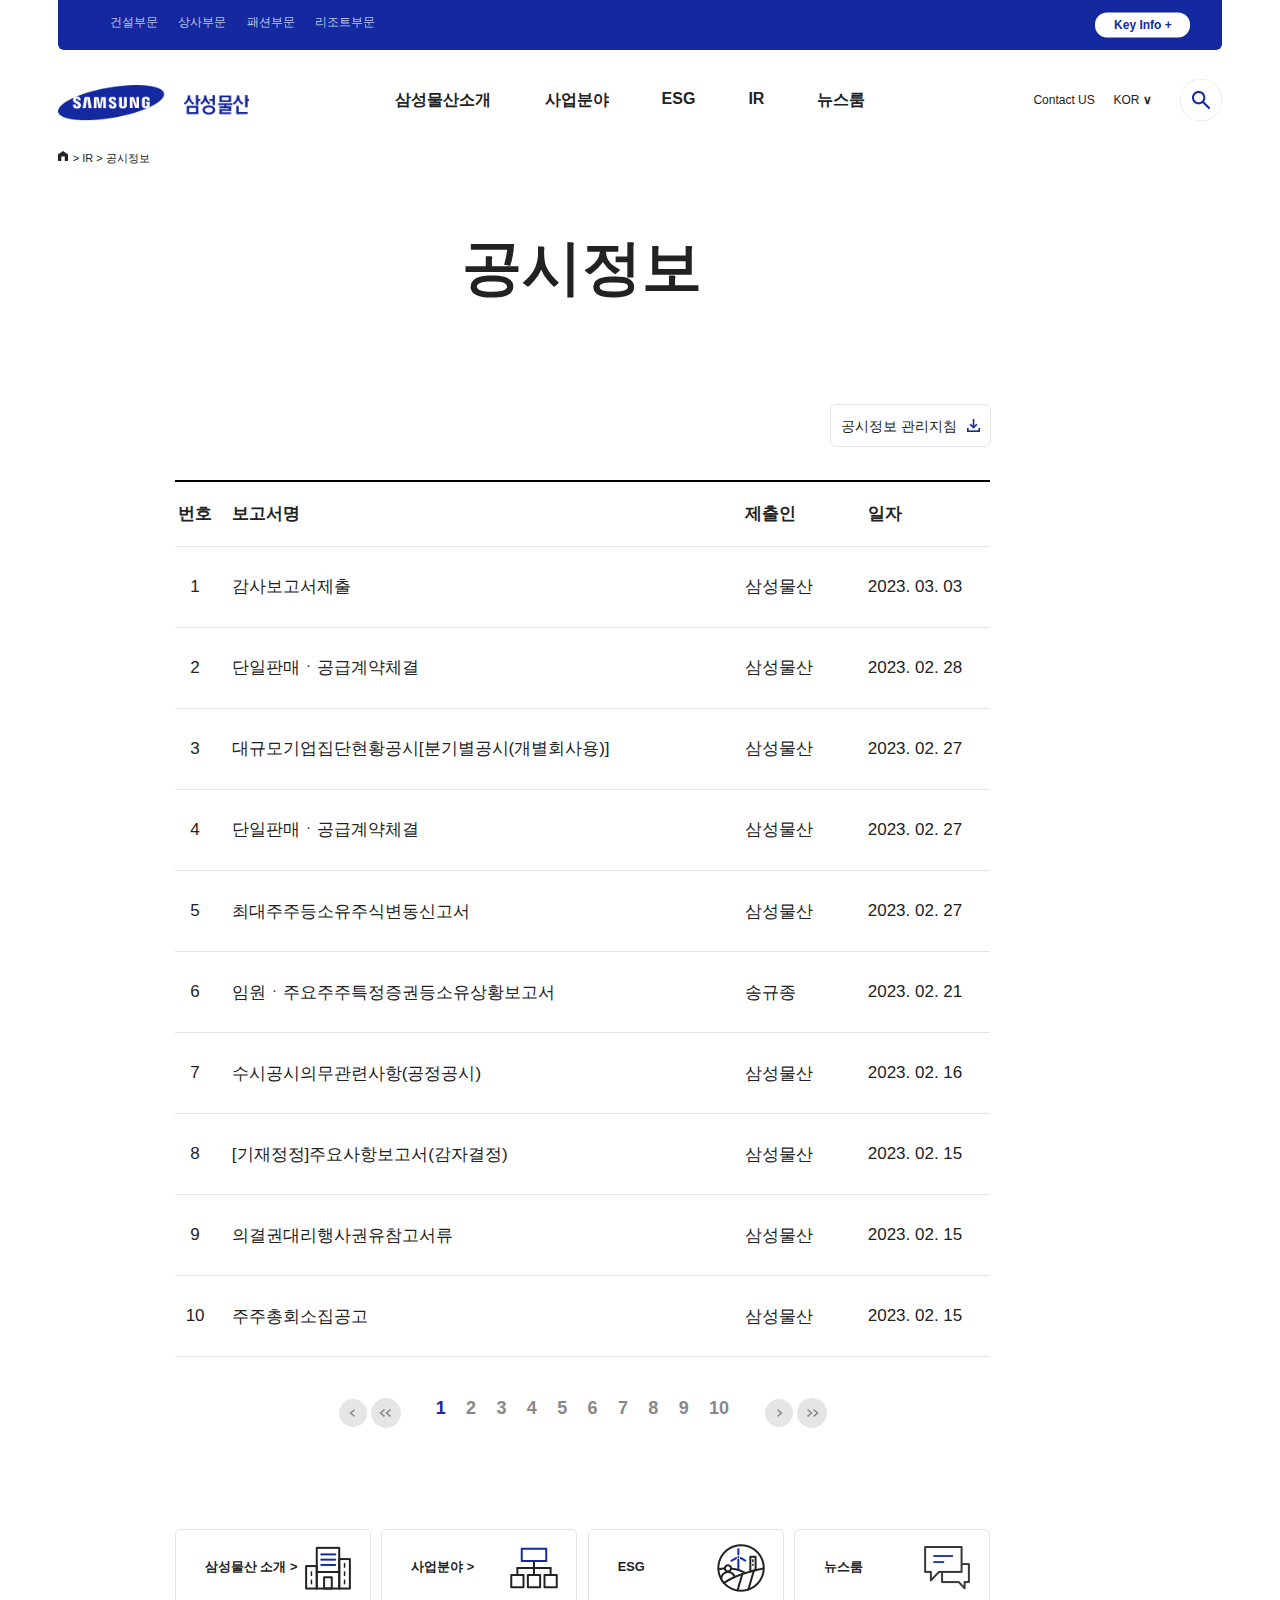
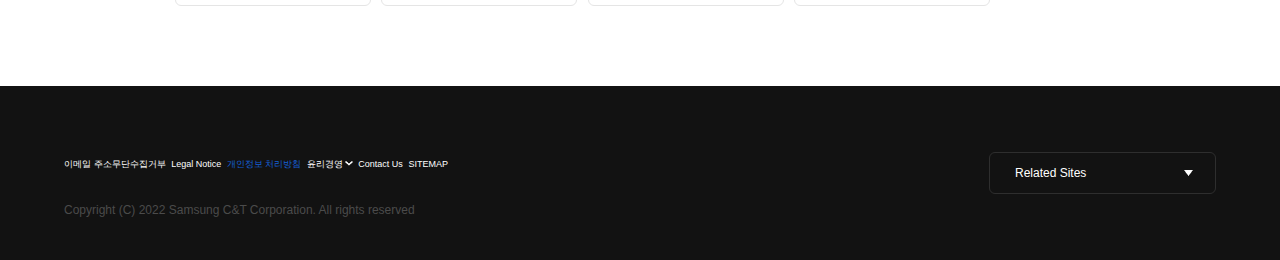
<file: sub1.html>
<!DOCTYPE html>
<html lang="en">
<head>
<meta charset="UTF-8">
<meta http-equiv="X-UA-Compatible" content="IE=edge">
<meta name="viewport" content="width=device-width, initial-scale=1.0">
<link rel="stylesheet" href="css/import.css" />
<link rel="stylesheet" href="css/sub1.css" />
<script defer src="js/common.js"></script>
<title>IR | 공시정보</title>
</head>
<body>
<!-- 본문 바로가기 -->
<div id="skipNavi"><a href="#container">본문으로 바로가기</a></div>
<!-- //본문 바로가기 -->
<hr />
<!-- wrap -->
<div id="wrap">
<!-- header -->
<div id="header"></div>
<!-- //header -->
<hr />
<!-- conttainer -->
<div id="container">
  <div class="spot">
    <h2>공시정보</h2>
    <a href="#">공시정보 관리지침</a>
    <p class="path"><a href="main.html" class="home">홈으로</a> > <a href="#">IR</a> > <a href="#">공시정보</a></p>
  </div>
  <div id="content">
    <h2 class="blind">공시정보 보고서 목록</h2>
    <table class="publication">
      <caption class="blind">공지정보 보고서</caption>
        <thead>
          <tr>
            <th scope="col">번호</th>
            <th scope="col">보고서명</th>
            <th scope="col">제출인</th>
            <th scope="col">일자</th>
          </tr>
        </thead>
        <tbody>
          <tr>
            <td>1</td>
            <td><a href="#">감사보고서제출</a></td>
            <td>삼성물산</td>
            <td>2023. 03. 03</td>
          </tr>
          <tr>
            <td>2</td>
            <td><a href="#">단일판매ㆍ공급계약체결</a></td>
            <td>삼성물산</td>
            <td>2023. 02. 28</td>
          </tr>
          <tr>
            <td>3</td>
            <td><a href="#">대규모기업집단현황공시[분기별공시(개별회사용)]</a></td>
            <td>삼성물산</td>
            <td>2023. 02. 27</td>
          </tr>
          <tr>
            <td>4</td>
            <td>단일판매ㆍ공급계약체결<a href="#"></a></td>
            <td>삼성물산</td>
            <td>2023. 02. 27</td>
          </tr>
          <tr>
            <td>5</td>
            <td><a href="#">최대주주등소유주식변동신고서</a></td>
            <td>삼성물산</td>
            <td>2023. 02. 27</td>
          </tr>
          <tr>
            <td>6</td>
            <td><a href="#">임원ㆍ주요주주특정증권등소유상황보고서</a></td>
            <td>송규종</td>
            <td>2023. 02. 21</td>
          </tr>
          <tr>
            <td>7</td>
            <td><a href="#">수시공시의무관련사항(공정공시)</a></td>
            <td>삼성물산</td>
            <td>2023. 02. 16</td>
          </tr>
          <tr>
            <td>8</td>
            <td><a href="#">[기재정정]주요사항보고서(감자결정)</a></td>
            <td>삼성물산</td>
            <td>2023. 02. 15</td>
          </tr>
          <tr>
            <td>9</td>
            <td><a href="#">의결권대리행사권유참고서류</a></td>
            <td>삼성물산</td>
            <td>2023. 02. 15</td>
          </tr>
          <tr>
            <td>10</td>
            <td><a href="#">주주총회소집공고</a></td>
            <td>삼성물산</td>
            <td>2023. 02. 15</td>
          </tr>
        </tbody>
    </table>
    <div class="publication_list">
      <div class="prev_publication">
        <a href="#" class="prev_page">이전페이지</a>
        <a href="#" class="prev_list">이전목록</a>
      </div>
      <ol>
        <li class="on"><a href="#">1</a></li>
        <li><a href="#">2</a></li>
        <li><a href="#">3</a></li>
        <li><a href="#">4</a></li>
        <li><a href="#">5</a></li>
        <li><a href="#">6</a></li>
        <li><a href="#">7</a></li>
        <li><a href="#">8</a></li>
        <li><a href="#">9</a></li>
        <li><a href="#">10</a></li>
      </ol>
      <div class="next_publication">
        <a href="#" class="next_list">다음목록</a>
        <a href="#" class="next_page">다음페이지</a>
      </div>
    </div>
    <ul class="movepage">
      <li><a href="#">삼성물산 소개 ></a></li>
      <li><a href="#">사업분야 ></a></li>
      <li><a href="#">ESG</a></li>
      <li><a href="#">뉴스룸</a></li>
    </ul>
  </div>
</div>
<!-- //container -->
<hr />
<!-- footer -->
<div id="footer"></div>
<!-- //footer -->
</div>
<!-- //wrap -->
<script>
  // AJAX의 최신 Fetch API 사용해서
  // html 문서안에서 다른 html문서 불러오기
  // 자바스크립트 비동기 방식으로 async await
  async function fetchHtmlAsText(url) {
    const response = await fetch(url);
    return await response.text(); // response의 text를 밑에 넣어준다
  }
  
  async function importPage(target) {
    document.querySelector(`#${target}`).innerHTML = await fetchHtmlAsText(`${target}.html`);
  }
  importPage(`header`);
  importPage(`footer`);
  </script>
</body>
</html>
</file>
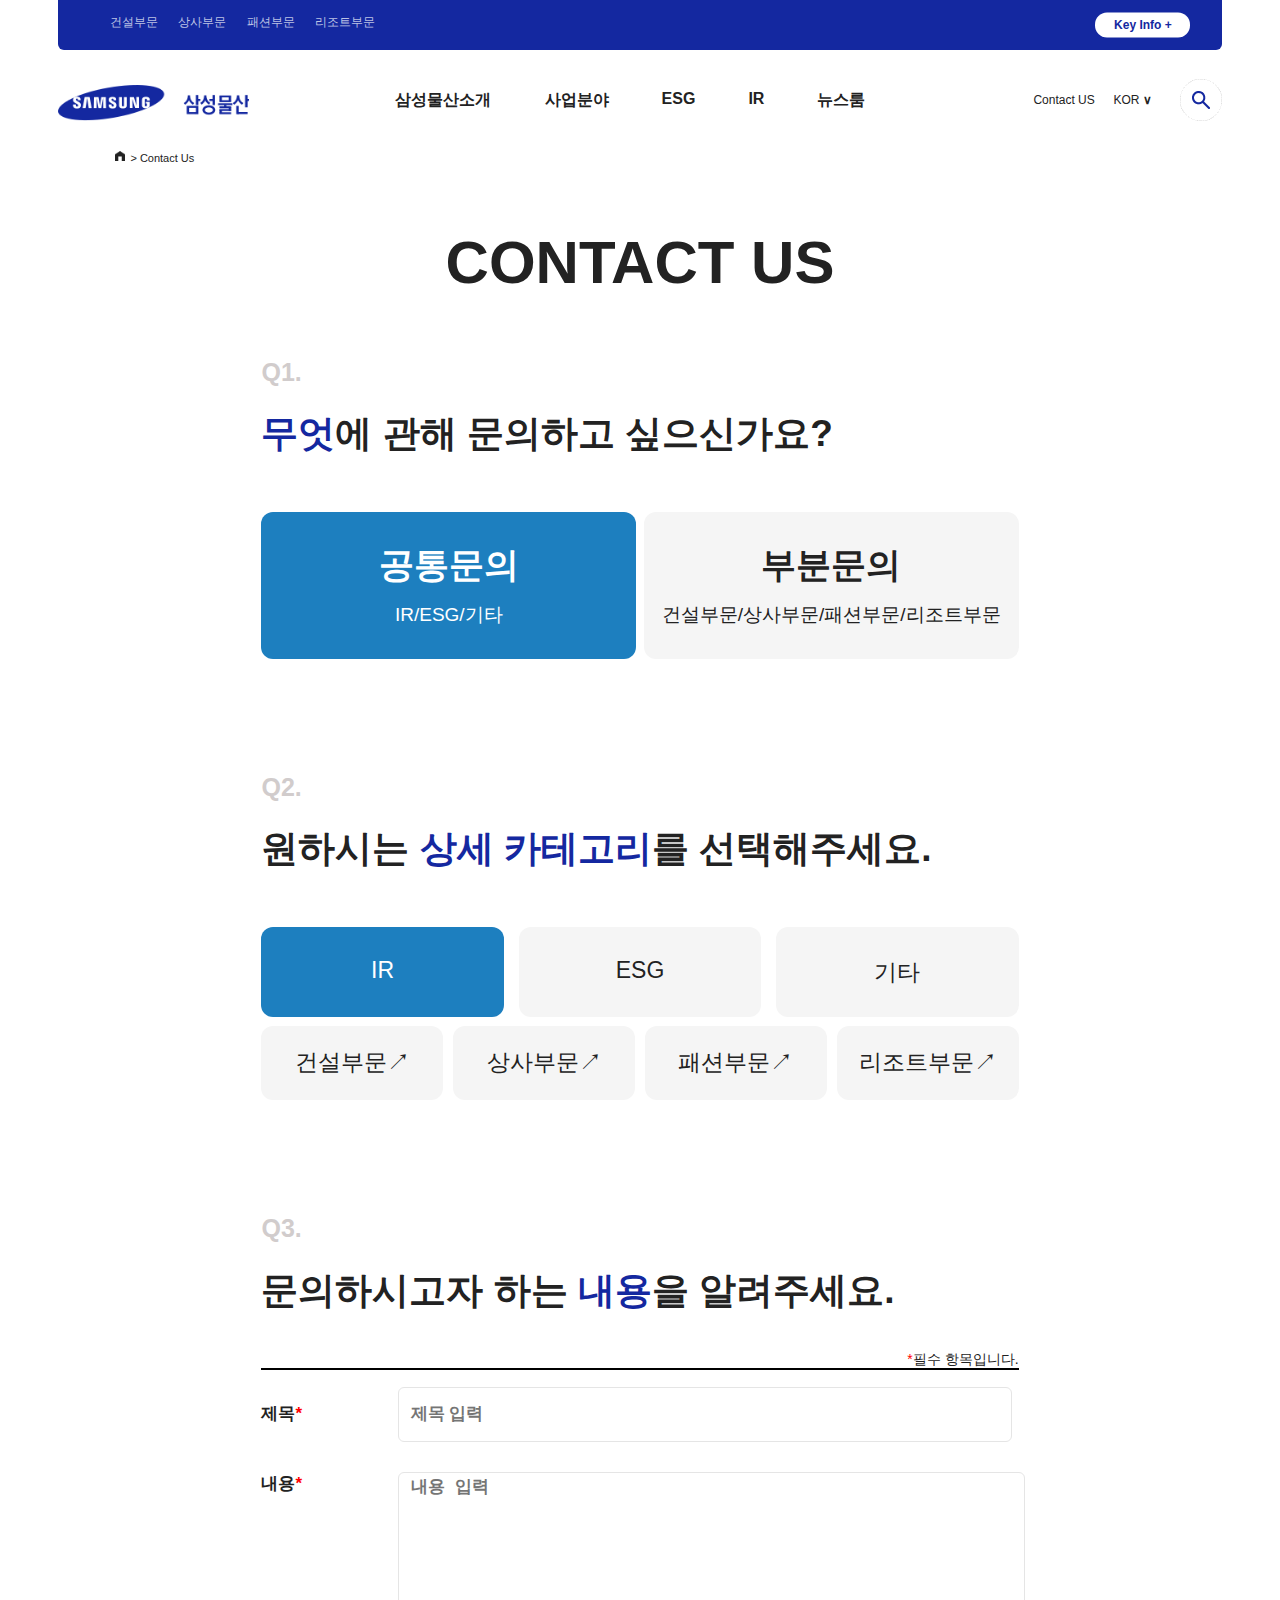
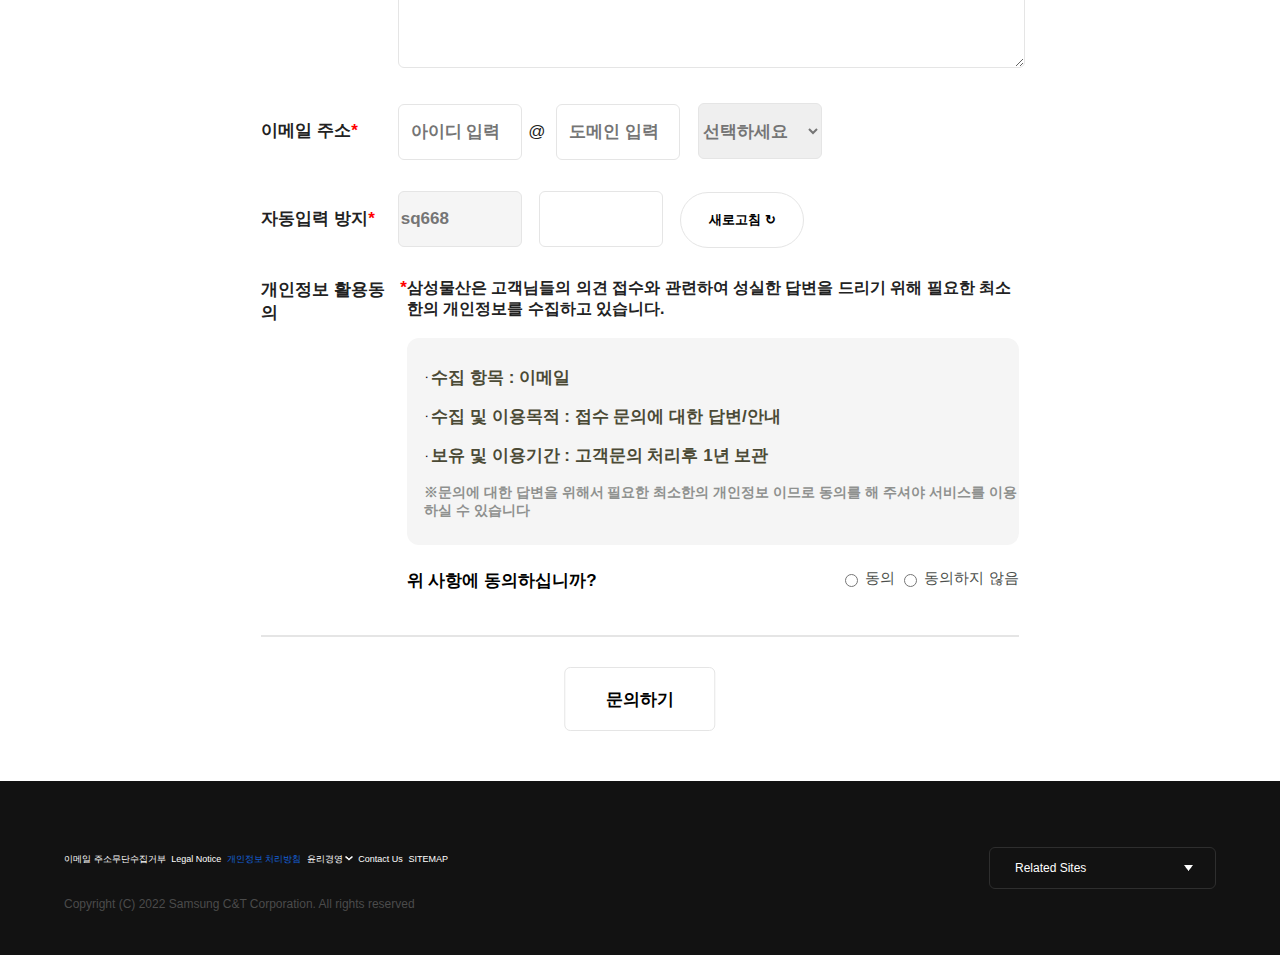
<file: sub2.html>
<!DOCTYPE html>
<html lang="en">
  <head>
    <meta charset="UTF-8" />
    <meta http-equiv="X-UA-Compatible" content="IE=edge" />
    <meta name="viewport" content="width=device-width, initial-scale=1.0" />
    <link rel="stylesheet" href="css/import.css">
    <link rel="stylesheet" href="css/sub2.css">
    <script defer src="js/common.js"></script>
    <title>IR | 공시정보</title>
    <meta name="description" content="삼성물산 포트폴리오">
 	  <meta name="keywords" content="삼성물산">
	  <meta name="author" content="박규엽">
  </head>
  <body>
    <!-- 본문 바로가기 -->
    <div id="skipNavi"><a href="#container">본문으로 바로가기</a></div>
    <!-- //본문 바로가기 -->
    <hr />
    <!-- wrap -->
    <div id="wrap">
      <!-- header -->
      <div id="header"></div>
      <!-- //header -->
      <hr />
      <!-- conttainer -->
      <div id="container">
        <div class="spot">
          <h2>CONTACT US</h2>
          <p class="path">
            <a href="index.html" class="home">홈으로</a> > <a href="#">Contact Us</a>
          </p>
        </div>
        <div id="content">
          <div class="q1">
            <h3>Q1.</h3>
            <p><span>무엇</span>에 관해 문의하고 싶으신가요?</p>
            <ul>
              <li class="on"><a href="#">공통문의<br /><span>IR/ESG/기타</span></a></li>
              <li><a href="#">부분문의<br /><span>건설부문/상사부문/패션부문/리조트부문</span></a>
              </li>
            </ul>
          </div>
          <div class="q2">
            <h3>Q2.</h3>
            <p>원하시는 <span>상세 카테고리</span>를 선택해주세요.</p>
            <ul>
              <li class="on"><a href="#">IR</a></li>
              <li><a href="#">ESG</a></li>
              <li><a href="#">기타</a></li>
            </ul>
            <ul>
              <li><a href="#">건설부문↗</a></li>
              <li><a href="#">상사부문↗</a></li>
              <li><a href="#">패션부문↗</a></li>
              <li><a href="#">리조트부문↗</a></li>
            </ul>
          </div>
          <div class="q3">
            <h3>Q3.</h3>
            <p>문의하시고자 하는 <span>내용</span>을 알려주세요.</p>
            <p><span>*</span>필수 항목입니다.</p>
            <form>
              <fieldset>
                <ul>
                  <li><label for="title">제목<span>*</span></label>
                    <div>
                      <input type="text" id="title" title="제목" placeholder="제목 입력" required />
                    </div>
                  </li>
                  <li><label for="context">내용<span>*</span></label>
                    <div>
                      <textarea id="context" cols="30" rows="10" title="내용" placeholder="내용 입력" required></textarea>
                    </div>
                  </li>
                  <li><label for="emailId">이메일 주소<span>*</span></label>
                    <div>
                      <input type="text" id="emailId" title="아이디" placeholder="아이디 입력" required /><span>@</span>
                      <input type="text" id="emailDomain" title="도메인" placeholder="도메인 입력" required />
                      <select id="domain" title="도메인선택">
                        <option value="select">선택하세요</option>
                        <option value="naver.com">naver.com</option>
                        <option value="hanmail.net">hanmail.net</option>
                        <option value="gmail.com">gmail.com</option>
                        <option value="nate.com">nate.com</option>
                        <option value="daum.net">daum.net</option>
                        <option value="direct">직접입력</option>
                    </select>
                    </div>
                  </li>
                  <li><label for="preventAutomatic">자동입력 방지<span>*</span></label>
                    <div>
                      <input type="text" id="sentence" title="자동입력방지 문자" value="sq668" readonly />
                      <input type="text" id="preventAutomatic" title="자동입력방지 입력" required />
                      <button type="button">새로고침 ↻</button>
                    </div>
                  </li>
                  <li>개인정보 활용동의<span>*</span>
                    <div>
                      <p>
                        삼성물산은 고객님들의 의견 접수와 관련하여 성실한 답변을
                        드리기 위해 필요한 최소한의 개인정보를 수집하고 있습니다.
                      </p>
                      <div class="agree">
                        <ul>
                          <li>수집 항목 : 이메일</li>
                          <li>수집 및 이용목적 : 접수 문의에 대한 답변/안내</li>
                          <li>보유 및 이용기간 : 고객문의 처리후 1년 보관</li>
                        </ul>
                        <p>
                          ※문의에 대한 답변을 위해서 필요한 최소한의 개인정보
                          이므로 동의를 해 주셔야 서비스를 이용하실 수 있습니다
                        </p>
                      </div>
                      <div class="agree_check">
                        <span>위 사항에 동의하십니까?</span>
                      <span>
                        <input type="radio" id="agreeY" name="agree" title="개인정보 필수항목 동의여부(Y)" value="Y" />
                        <label for="agreeY">동의</label>
                        <input type="radio" id="agreeN" name="agree" title="개인정보 필수항목 동의 여부(N)" value="N" />
                        <label for="agreeN">동의하지 않음</label>
                      </span>
                      </div>
                    </div>
                  </li>
                </ul>
                <input type="submit" value="문의하기" id="inquiry" />
              </fieldset>
            </form>
          </div>
        </div>
      </div>
      <!-- //container -->
      <hr />
      <!-- footer -->
      <div id="footer"></div>
      <!-- //footer -->
    </div>
    <!-- //wrap -->
    <script>
      // AJAX의 최신 Fetch API 사용해서
      // html 문서안에서 다른 html문서 불러오기
      // 자바스크립트 비동기 방식으로 async await
      async function fetchHtmlAsText(url) {
        const response = await fetch(url);
        return await response.text(); // response의 text를 밑에 넣어준다
      }
      
      async function importPage(target) {
        document.querySelector(`#${target}`).innerHTML = await fetchHtmlAsText(`${target}.html`);
      }
      importPage(`header`);
      importPage(`footer`);
      </script>
  </body>
</html>
</file>
<file: css/sub1.css>
/* sub1.css */
/* pc크기 */
@media screen and (min-width:1025px){
/* container */
#container{width: 91%;}
/* spot */
  .spot{position: relative;width: 65%;margin: 0 auto;height: 330px;}
      .spot>h2{padding-top: 78px; font-size: 60px;font-weight: 900;text-align: center;}
      .spot>a{position: absolute;right: -4%;bottom: 10%;padding-left: 10px; display: block;width: 161px;height:43px;font-size: 14px;line-height: 43px;
        background: url(../images/download.png) no-repeat 93% 50%;background-size: 8%; border: 1px solid #e5e5e5;border-radius: 6px;box-sizing: border-box;}
  .path{position: absolute; top: 0;left: -19.3%;font-size: 11px;}
  .path>.home{display: inline-block;height: 12px;width: 12px;text-indent: -9999px;overflow: hidden;
      background: url(../images/home.png) no-repeat 0 50%;background-size: 80%;}
 /* content */
  #content{width: 70%;margin: 0 auto;}  
    table.publication{margin-bottom: 5%; width: 100%;border-top: 2px solid #000;font-size: 17px;}
    .publication thead th{padding: 2.5% 0; border-bottom: 1px solid #e5e5e5;font-weight: 600;}
    .publication thead th:nth-child(2), .publication tbody td:nth-child(2){padding-left: 2%;}
    .publication th:nth-child(1){width: 5%;text-align: center;}
    .publication th:nth-child(2){width: 65%;}
    .publication th:nth-child(3){width: 15%;}
    .publication th:nth-child(4){width: 15%;}
    .publication tbody td{padding: 3.5% 0; border-bottom: 1px solid #e5e5e5;}
    .publication tbody td:nth-child(1){text-align: center;}

    .publication_list{margin: 0 auto;display: flex;justify-content: space-between;width: 60%;}
    .prev_publication a, .next_publication a{display: inline-block;width: 30px;height: 30px;text-indent: -9999px;overflow: hidden;background-size: cover;}
    .prev_page{background: url(../images/prev_page.png) no-repeat 0 50%;}
    .prev_list{background: url(../images/prev_list.jpg.png) no-repeat 0 50%;}
    .publication_list ol{display: flex;justify-content: space-between;width: 60%;font-size: 18px;font-weight: 600;}
    .publication_list ol>li>a{color: #888;}
    .publication_list ol>li.on>a{color: #1428a0;}
    .next_list{background: url(../images/next_page.png) no-repeat 0 50%;}
    .next_page{background: url(../images/next_list.png) no-repeat 0 50%;}

    .movepage{display: flex;justify-content: space-between;margin-top: 12%; width: 100%;}
    .movepage>li{width: 23.8%;border: 1px solid #e5e5e5;border-radius: 6px;background-repeat: no-repeat;background-position: 90% 50%;}
    .movepage>li:hover{border-color: #1428a0;}
    .movepage>li:nth-child(1){background-image: url(../images/linkbtm_01.png);}
    .movepage>li:nth-child(2){background-image: url(../images/linkbtm_02.png);}
    .movepage>li:nth-child(3){background-image: url(../images/linkbtm_03.png);}
    .movepage>li:nth-child(4){background-image: url(../images/linkbtm_04.png);}
    .movepage a{display: block;padding: 15%;width: 100%;font-size: 1.0625rem;font-weight: 600;
      }
    .movepage>li:hover>a{color: #1428a0;}
}
/* tablet크기 */
@media screen and (min-width:769px) and (max-width:1024px){
 /* container */
#container{width: 91%;}
/* spot */
.spot{position: relative;width: 65%;margin: 0 auto;height: 330px;}
    .spot>h2{padding-top: 78px; font-size: 60px;font-weight: 900;text-align: center;}
    .spot>a{position: absolute;right: -20%;bottom: 10%;padding-left: 10px; display: block;width: 161px;height:43px;font-size: 14px;line-height: 43px;
      background: url(../images/download.png) no-repeat 93% 50%;background-size: 8%; border: 1px solid #e5e5e5;border-radius: 6px;box-sizing: border-box;}
.path{display: none;}

/* content */
#content{width: 90%;margin: 0 auto;}  
  table.publication{margin-bottom: 5%; width: 100%;border-top: 2px solid #000;font-size: 17px;}
  .publication thead th{padding: 2.5% 0; border-bottom: 1px solid #e5e5e5;font-weight: 600;}
  .publication thead th:nth-child(2), .publication tbody td:nth-child(2){padding-left: 2%;}
  .publication th:nth-child(1){width: 5%;text-align: center;}
  .publication th:nth-child(2){width: 65%;}
  .publication th:nth-child(3){width: 15%;}
  .publication th:nth-child(4){width: 15%;}
  .publication tbody td{padding: 3.5% 0; border-bottom: 1px solid #e5e5e5;}
  .publication tbody td:nth-child(1){text-align: center;}

  .publication_list{margin: 0 auto;display: flex;justify-content: space-between;width: 60%;}
  .prev_publication a, .next_publication a{display: inline-block;width: 30px;height: 30px;text-indent: -9999px;overflow: hidden;background-size: cover;}
  .prev_page{background: url(../images/prev_page.png) no-repeat 0 50%;}
  .prev_list{background: url(../images/prev_list.jpg.png) no-repeat 0 50%;}
  .publication_list ol{display: flex;justify-content: space-between;width: 60%;font-size: 18px;font-weight: 600;}
  .publication_list ol>li>a{color: #888;}
  .publication_list ol>li.on>a{color: #1428a0;}
  .next_list{background: url(../images/next_page.png) no-repeat 0 50%;}
  .next_page{background: url(../images/next_list.png) no-repeat 0 50%;}

  .movepage{display: flex;justify-content: space-between;margin-top: 12%; width: 100%;}
  .movepage>li{width: 23.8%;border: 1px solid #e5e5e5;border-radius: 6px;background-repeat: no-repeat;background-position: 90% 50%;}
  .movepage>li:hover{border-color: #1428a0;}
  .movepage>li:nth-child(1){background-image: url(../images/linkbtm_01.png);}
  .movepage>li:nth-child(2){background-image: url(../images/linkbtm_02.png);}
  .movepage>li:nth-child(3){background-image: url(../images/linkbtm_03.png);}
  .movepage>li:nth-child(4){background-image: url(../images/linkbtm_04.png);}
  .movepage a{display: block;padding: 15%;width: 100%;font-size: 15px;font-weight: 600;
    }
  .movepage>li:hover>a{color: #1428a0;}
}
/* mobile크기 */
@media screen and (max-width:768px){
   /* container */
#container{width: 91%;}
/* spot */
.spot{position: relative;width: 65%;margin: 0 auto;height: 250px;}
    .spot>h2{padding-top: 78px; font-size: 40px;font-weight: 900;text-align: center;}
    .spot>a{position: absolute;right: -20%;bottom: 10%;padding-left: 10px; display: block;width: 130px;height:30px;font-size: 12px;line-height: 30px;
      background: url(../images/download.png) no-repeat 93% 50%;background-size: 8%; border: 1px solid #e5e5e5;border-radius: 6px;box-sizing: border-box;}
.path{display: none;}

/* content */
#content{width: 90%;margin: 0 auto;}  
  table.publication{margin-bottom: 5%; width: 100%;border-top: 2px solid #000;font-size: 10px;}
  .publication thead th{padding: 2.5% 0; border-bottom: 1px solid #e5e5e5;font-weight: 600;}
  .publication thead th:nth-child(2), .publication tbody td:nth-child(2){padding-left: 2%;}
  .publication th:nth-child(1){width: 5%;text-align: center;}
  .publication th:nth-child(2){width: 65%;}
  .publication th:nth-child(3){width: 15%;}
  .publication th:nth-child(4){width: 15%;}
  .publication tbody td{padding: 3.5% 0; border-bottom: 1px solid #e5e5e5;}
  .publication tbody td:nth-child(1){text-align: center;}

  .publication_list{margin: 0 auto;display: flex;justify-content: space-between;width: 100%;}
  .prev_publication a, .next_publication a{display: inline-block;width: 30px;height: 30px;text-indent: -9999px;overflow: hidden;background-size: cover;}
  .prev_page{background: url(../images/prev_page.png) no-repeat 0 50%;}
  .prev_list{background: url(../images/prev_list.jpg.png) no-repeat 0 50%;}
  .publication_list ol{display: flex;justify-content: space-between;width: 60%;font-size: 12px;font-weight: 600;}
  .publication_list ol>li>a{color: #888;}
  .publication_list ol>li.on>a{color: #1428a0;}
  .next_list{background: url(../images/next_page.png) no-repeat 0 50%;}
  .next_page{background: url(../images/next_list.png) no-repeat 0 50%;}

  .movepage{display: flex;flex-direction: column; justify-content: space-between;margin-top: 10%; width: 100%;}
  .movepage>li{padding-left: 6%; width: 100%;height: 70px;line-height: 70px;margin-bottom: 5px;
    border: 1px solid #e5e5e5;border-radius: 6px;background-repeat: no-repeat;background-position: 90% 50%;}
  .movepage>li:last-child{margin-bottom: 0;}
  .movepage>li:hover{border-color: #1428a0;}
  .movepage>li:nth-child(1){background-image: url(../images/linkbtm_01.png);}
  .movepage>li:nth-child(2){background-image: url(../images/linkbtm_02.png);}
  .movepage>li:nth-child(3){background-image: url(../images/linkbtm_03.png);}
  .movepage>li:nth-child(4){background-image: url(../images/linkbtm_04.png);}
  .movepage a{display: block;width: 100%;font-size: 15px;font-weight: 600;}
  .movepage>li:hover>a{color: #1428a0;}

  #footer{margin-top: 40px;}
}
</file>
<file: css/sub2.css>
/* sub2 */
/* pc */
@media screen and (min-width:1025px){
#container{width: 91%;margin: 0 auto;}
/* spot */
.spot{position: relative;width: 65%;margin: 0 auto;}
  .spot>h2{margin-bottom: 8%;padding-top: 78px; font-size: 60px;font-weight: 900;text-align: center;}
  .path{position: absolute;top: 0;left: -19.3%;font-size: 11px;}
  .path>.home{display: inline-block;height: 12px;width: 12px;text-indent: -9999px;overflow: hidden;
      background: url(../images/home.png) no-repeat 0 50%;background-size: 80%;}
#content{margin: 0 auto;width: 65%;}
#content>div{margin-bottom: 15%; width: 100%;}
#content h3{margin-bottom: 3%;font-size: 25px;font-weight: 800;color: #d1cccc;}
#content>div>p{margin-bottom: 7%;font-size: 37px;font-weight: 600;}
#content>div>p>span{color: #1428a0;}
.q1 ul{display: flex;justify-content: space-between;width: 100%;}
.q1 ul>li{width: 49.5%;background: #f5f5f5;border-radius: 12px;text-align: center;box-sizing: border-box;}
.q1 ul>li:hover{border: 3px solid #1C9C9E;}
.q1 ul>li.on{background: #1d7fbf;border: none;}
.q1 ul>li>a{display: block;padding: 8% 0;font-size: 35px;font-weight: 900;}
.q1 ul>li.on>a{color: #fff;}
.q1 ul>li>a>span{font-size: 19px;font-weight: 500;}
.q2 ul:first-of-type{display: flex;justify-content: space-between;margin-bottom: 1.2%;}
.q2 ul:first-of-type>li{background: #f5f5f5;width: 32%;text-align: center;border-radius: 12px;box-sizing: border-box;}
.q2 ul:first-of-type>li:hover{border: 3px solid #1D7FBF;}
.q2 ul:first-of-type>li.on{background: #1d7fbf;border: none;}
.q2 ul:first-of-type>li>a{display: block;padding: 12% 0;font-size: 23px;font-weight: 500;}
.q2 ul:first-of-type>li.on>a{color: #fff;}
.q2 ul:last-of-type{display: flex;justify-content: space-between;}
.q2 ul:last-of-type>li{width: 24%;background: #f5f5f5;text-align: center;border-radius: 12px;box-sizing: border-box;}
.q2 ul:last-of-type>li:hover{border: 3px solid #1D7FBF;}
.q2 ul:last-of-type>li>a{display: block;padding: 12% 0;font-size: 23px;font-weight: 500;}
.q3{position: relative;width: 100%;}
#content .q3 p:nth-of-type(2){position: absolute;top: 13%;right: 0; font-size: 14px;font-weight: 400;}
#content .q3 p:nth-of-type(2)>span{color: #ff0000;}
.q3>form{position: relative;padding-top: 2%;width: 100%;border-top: 2px solid #000;}
.q3>form li{display: flex;justify-content: space-between;margin-bottom: 4%;font-size: 17px;font-weight: 600;}
.q3>form li span{color: #ff0000;}
.q3>form li>div{width: 82%;}
.q3>form input,select{font-size: 17px;color: #757575;font-weight: 600;border: 1px solid #e5e5e5; border-radius: 6px;box-sizing: border-box;}
.q3>form li:first-of-type{line-height: 55px;}
.q3>form li:first-of-type input{width: 99%;height: 55px;}
.q3>form li:nth-of-type(2) textarea{width: 100%;font-size: 17px;font-weight: 600; color: #757575;border: 1px solid #e5e5e5; border-radius: 6px;}
.q3>form li:nth-of-type(3){line-height: 56px;}
.q3>form li:nth-of-type(3) input,select,.q3>form li:nth-of-type(4) input,.q3>form li:nth-of-type(4) button {margin-right: 2%; width: 20%; height: 56px;}
.q3>form li:nth-of-type(3)>div span{display: inline-block;transform: translateX(-35%);color: #222;font-weight: 400;}
.q3>form li:nth-of-type(4){line-height: 56px;}
.q3>form li:nth-of-type(4) input:first-of-type{background: #f5f5f5;}
.q3>form li:nth-of-type(4) button{background: #fff;border: 1px solid #e5e5e5;border-radius: 50px;font-weight: 700;}
.q3>form li:nth-of-type(5){border-bottom: 2px solid #e5e5e5;}
.q3>form li:nth-of-type(5)>div>p{margin-bottom: 3%;font-size: 16px;color: #222;}
.q3>form li:nth-of-type(5) .agree{padding: 2% 0; color: #4b4a36; background: #f5f5f5;border-radius: 12px;}
.q3>form li:nth-of-type(5) .agree li{margin: 0 0 0 3%;padding-left: 1%; background: url(../images/form_dot.png) no-repeat 0 50%;}
.q3>form li:nth-of-type(5) .agree p{margin: 0 0 2% 2.8%; font-size: 14px;color: #8f918f;}
#content .agree_check{position: relative;margin: 4% 0 7% 0;}
#content .agree_check>span{color: #000;}
#content .agree_check>span:nth-child(2){position: absolute;right: 0;font-size: 15px;font-weight: 400; color: #4c4f4c;}
.q3 form input[type="submit"]{position: absolute;left: 50%;transform: translateX(-50%);width: 20%;height: 64px;color: #000;background: #fff;cursor: pointer;
  transition: all 0.2s linear 0s;}
.q3 form input[type="submit"]:hover{background: #1428a0;color: #fff;}
.q3 form input::placeholder,.q3>form li:nth-of-type(2) textarea::placeholder{padding-left: 10px;}
}
/* tablet */
@media screen and (min-width:769px) and (max-width:1024px){
  #container{width: 91%;}
  /* spot */
  .spot{position: relative;width: 65%;margin: 40px auto 0 auto;}
    .spot>h2{margin-bottom: 8%;padding-top: 78px; font-size: 35px;font-weight: 900;text-align: center;}
    .path{position: absolute;top: 0;left: -19.3%;font-size: 11px;}
    .path>.home{display: inline-block;height: 12px;width: 12px;text-indent: -9999px;overflow: hidden;
        background: url(../images/home.png) no-repeat 0 50%;background-size: 80%;}
  #content{margin: 0 auto;width: 90%;}
  #content>div{margin-bottom: 15%; width: 100%;}
  #content h3{margin-bottom: 3%;font-size: 18px;font-weight: 800;color: #d1cccc;}
  #content>div>p{margin-bottom: 2%;font-size: 25px;font-weight: 600;}
  #content>div>p>span{color: #1428a0;}

  /* q1 */
  .q1 ul{display: flex;justify-content: space-between;width: 100%;}
  .q1 ul>li{width: 49.5%;background: #f5f5f5;border-radius: 12px;text-align: center;box-sizing: border-box;}
  .q1 ul>li:hover{border: 3px solid #1C9C9E;}
  .q1 ul>li.on{background: #1d7fbf;border: none;}
  .q1 ul>li>a{display: block;padding: 6% 0;font-size: 18px;font-weight: 500;}
  .q1 ul>li.on>a{color: #fff;}
  .q1 ul>li>a>span{display: block;padding-top: 10px; font-size: 14px;font-weight: 500;}

  /* q2 */
  .q2 ul:first-of-type{display: flex;justify-content: space-between;margin-bottom: 1.2%;}
  .q2 ul:first-of-type>li{background: #f5f5f5;width: 32%;text-align: center;border-radius: 12px;box-sizing: border-box;}
  .q2 ul:first-of-type>li:hover{border: 3px solid #1D7FBF;}
  .q2 ul:first-of-type>li.on{background: #1d7fbf;border: none;}
  .q2 ul:first-of-type>li>a{display: block;padding: 12% 0;font-size: 23px;font-weight: 500;}
  .q2 ul:first-of-type>li.on>a{color: #fff;}
  .q2 ul:last-of-type{display: flex;justify-content: space-between;}
  .q2 ul:last-of-type>li{width: 24%;background: #f5f5f5;text-align: center;border-radius: 12px;box-sizing: border-box;}
  .q2 ul:last-of-type>li:hover{border: 3px solid #1D7FBF;}
  .q2 ul:last-of-type>li>a{display: block;padding: 12% 0;font-size: 23px;font-weight: 500;}

  /* q3 */
  .q3{position: relative;width: 100%;}
  #content .q3 p:nth-of-type(2){position: absolute;top: 7%;right: 0; font-size: 14px;font-weight: 400;}
  #content .q3 p:nth-of-type(2)>span{color: #ff0000;}
  .q3>form{position: relative;padding-top: 2%;width: 100%;border-top: 2px solid #000;}
  .q3>form li{display: flex;justify-content: space-between;margin-bottom: 4%;font-size: 17px;font-weight: 600;}
  .q3>form li span{color: #ff0000;}
  .q3>form li>div{width: 82%;}
  .q3>form input,select{font-size: 17px;color: #757575;font-weight: 600;border: 1px solid #e5e5e5; border-radius: 6px;box-sizing: border-box;}
  .q3>form li:first-of-type{line-height: 55px;}
  .q3>form li:first-of-type input{width: 99%;height: 55px;}
  .q3>form li:nth-of-type(2) textarea{width: 100%;font-size: 17px;font-weight: 600; color: #757575;border: 1px solid #e5e5e5; border-radius: 6px;}
  .q3>form li:nth-of-type(3){line-height: 56px;}
  .q3>form li:nth-of-type(3) input,select,.q3>form li:nth-of-type(4) input,.q3>form li:nth-of-type(4) button {margin-right: 2%; width: 20%; height: 56px;}
  .q3>form li:nth-of-type(3)>div span{display: inline-block;transform: translateX(-35%);color: #222;font-weight: 400;}
  .q3>form li:nth-of-type(4){line-height: 56px;}
  .q3>form li:nth-of-type(4) input:first-of-type{background: #f5f5f5;}
  .q3>form li:nth-of-type(4) button{background: #fff;border: 1px solid #e5e5e5;border-radius: 50px;font-weight: 700;}
  .q3>form li:nth-of-type(5){border-bottom: 2px solid #e5e5e5;}
  .q3>form li:nth-of-type(5)>div>p{margin-bottom: 3%;font-size: 16px;color: #222;}
  .q3>form li:nth-of-type(5) .agree{padding: 2% 0; color: #4b4a36; background: #f5f5f5;border-radius: 12px;}
  .q3>form li:nth-of-type(5) .agree li{margin: 0 0 0 3%;padding-left: 1%; background: url(../images/form_dot.png) no-repeat 0 50%;}
  .q3>form li:nth-of-type(5) .agree p{margin: 0 0 2% 2.8%; font-size: 14px;color: #8f918f;}
  #content .agree_check{position: relative;margin: 4% 0 7% 0;}
  #content .agree_check>span{color: #000;}
  #content .agree_check>span:nth-child(2){position: absolute;right: 0;font-size: 15px;font-weight: 400; color: #4c4f4c;}
  .q3 form input[type="submit"]{position: absolute;left: 50%;transform: translateX(-50%);width: 20%;height: 64px;color: #000;background: #fff;cursor: pointer;
    transition: all 0.2s linear 0s;}
  .q3 form input[type="submit"]:hover{background: #1428a0;color: #fff;}
  .q3 form input::placeholder,.q3>form li:nth-of-type(2) textarea::placeholder{padding-left: 10px;}
}
/* mobile크기 */
@media screen and (max-width:768px){
  #container{width: 100%;}
  /* spot */
  .spot{position: relative;width: 65%;margin: 40px auto 0 auto;}
    .spot>h2{margin-bottom: 8%;padding-top: 78px; font-size: 35px;font-weight: 900;text-align: center;}
    .path{position: absolute;top: 0;left: -19.3%;font-size: 11px;}
    .path>.home{display: inline-block;height: 12px;width: 12px;text-indent: -9999px;overflow: hidden;
        background: url(../images/home.png) no-repeat 0 50%;background-size: 80%;}
  #content{margin: 0 auto;width: 90%;}
  #content>div{margin-bottom: 15%; width: 100%;}
  #content h3{margin-bottom: 3%;font-size: 18px;font-weight: 800;color: #d1cccc;}
  #content>div>p{margin-bottom: 2%;font-size: 25px;font-weight: 600;}
  #content>div>p>span{color: #1428a0;}

  /*q1*/
  .q1 ul{display: flex;flex-direction: column;justify-content: space-between;width: 100%;}
  .q1 ul>li{margin-bottom: 10px;width: 100%;background: #f5f5f5;border-radius: 12px;text-align: center;box-sizing: border-box;}
  .q1 ul>li:hover{border: 3px solid #1c9c9e;}
  .q1 ul>li:last-child{margin: 0;}
  .q1 ul>li.on{background: #1d7fbf;border: none;}
  .q1 ul>li>a{display: block;padding: 6% 0;font-size: 18px;font-weight: 500;}
  .q1 ul>li.on>a{color: #fff;}

  /*q2*/
  .q1 ul>li>a>span{display: block;padding-top: 10px; font-size: 14px;font-weight: 500;}
  .q2 ul:first-of-type{display: flex;justify-content: space-between;margin-bottom: 1.2%;}
  .q2 ul:first-of-type>li{background: #f5f5f5;width: 32%;text-align: center;border-radius: 12px;box-sizing: border-box;}
  .q2 ul:first-of-type>li:hover{border: 3px solid #1d7fbf;}
  .q2 ul:first-of-type>li.on{background: #1d7fbf;border: none;}
  .q2 ul:first-of-type>li>a{display: block;padding: 12% 0;font-size: 18px;font-weight: 500;}
  .q2 ul:first-of-type>li.on>a{color: #fff;}
  .q2 ul:last-of-type{display: grid;grid-template-rows: repeat(2, 70px);grid-template-columns: repeat(2, 1fr);grid-gap: 10px;
    width: 100%;}
  .q2 ul:last-of-type>li{background: #f5f5f5;text-align: center;border-radius: 12px;box-sizing: border-box;}
  .q2 ul:last-of-type>li:hover{border: 3px solid #1d7fbf;}

  .q2 ul:last-of-type>li>a{display: block;height: 100%;font-size: 18px;font-weight: 500;line-height: 70px;}

  /*q3*/
  .q3{position: relative;width: 92%;}
  #content .q3 p:nth-of-type(1){margin-bottom: 40px;}
  #content .q3 p:nth-of-type(2){position: absolute;top: 11%;right: 0; font-size: 11px;font-weight: 400;}
  #content .q3 p:nth-of-type(2)>span{color: #ff0000;}
  .q3>form{position: relative;padding-top: 2%;width: 100%;border-top: 2px solid #000;}
  .q3>form li{display: flex;justify-content: space-between;margin-bottom: 4%;font-size: 13px;font-weight: 600;}
  .q3>form li span{color: #ff0000;}
  .q3>form li>div{width: 70%;}
  .q3>form input,select{font-size: 11px;color: #757575;font-weight: 600;border: 1px solid #e5e5e5; border-radius: 6px;box-sizing: border-box;}
  .q3>form li:first-of-type{line-height: 35px;}
  .q3>form li:first-of-type input{width: 100%;height: 35px;}
  .q3>form li:nth-of-type(2) textarea{width: 100%;max-width: 98.5%;font-size: 11px;font-weight: 600; 
    color: #757575;border: 1px solid #e5e5e5;border-radius: 6px;}
  .q3>form li:nth-of-type(3){line-height: 40px;}
  .q3>form li:nth-of-type(3) input,select,.q3>form li:nth-of-type(4) input,.q3>form li:nth-of-type(4) button {
    margin-right: 2%;width: 40%;height: 40px;}
  .q3>form li:nth-of-type(3) input{width: 45.5%;}
  .q3>form li:nth-of-type(3) select{width: 100%;}
  .q3>form li:nth-of-type(3)>div span{display: inline-block;transform: translateX(-35%);color: #222;font-weight: 400;}
  .q3>form li:nth-of-type(4){line-height: 40px;}
  .q3>form li:nth-of-type(4) input{width: 47.5%;}
  .q3>form li:nth-of-type(4) input:first-of-type{padding-left: 10px; background: #f5f5f5;box-sizing: border-box;}
  .q3>form li:nth-of-type(4) button{ margin-top: 10px; font-weight: 700;width: 100%;
      background: #fff;border: 1px solid #e5e5e5;border-radius: 50px;}
  .q3>form li:nth-of-type(5){border-bottom: 2px solid #e5e5e5;}
  .q3>form li:nth-of-type(5)>div>p{font-size: 12px;color: #222;}
  .q3>form li:nth-of-type(5) .agree{padding: 2% 0; color: #4b4a36; background: #f5f5f5;border-radius: 12px;}
  .q3>form li:nth-of-type(5) .agree li{margin: 0 0 0 3%;padding-left: 1%; background: url(../images/form_dot.png) no-repeat 0 50%;}
  .q3>form li:nth-of-type(5) .agree p{margin: 0 0 2% 2.8%; font-size: 12px;color: #8f918f;}
  #content .agree_check{position: relative;margin: 4% 0 7% 0;}
  #content .agree_check>span{color: #000;}
  #content .agree_check>span:nth-child(2){position: absolute;right: 0;font-size: 12px;font-weight: 400; color: #4c4f4c;}
  .q3 form input[type="submit"]{position: absolute;left: 50%;transform: translateX(-50%);width: 20%;height: 64px;color: #000;background: #fff;cursor: pointer;
    transition: all 0.2s linear 0s;}
  .q3 form input[type="submit"]:hover{background: #1428a0;color: #fff;}
  .q3 form input::placeholder,.q3>form li:nth-of-type(2) textarea::placeholder{padding-left: 10px;}
}
</file>
<file: css/import.css>
/* import.css */
@import url(reset.css);
@import url(layout.css);
@import url(header.css);
@import url(footer.css);
</file>
